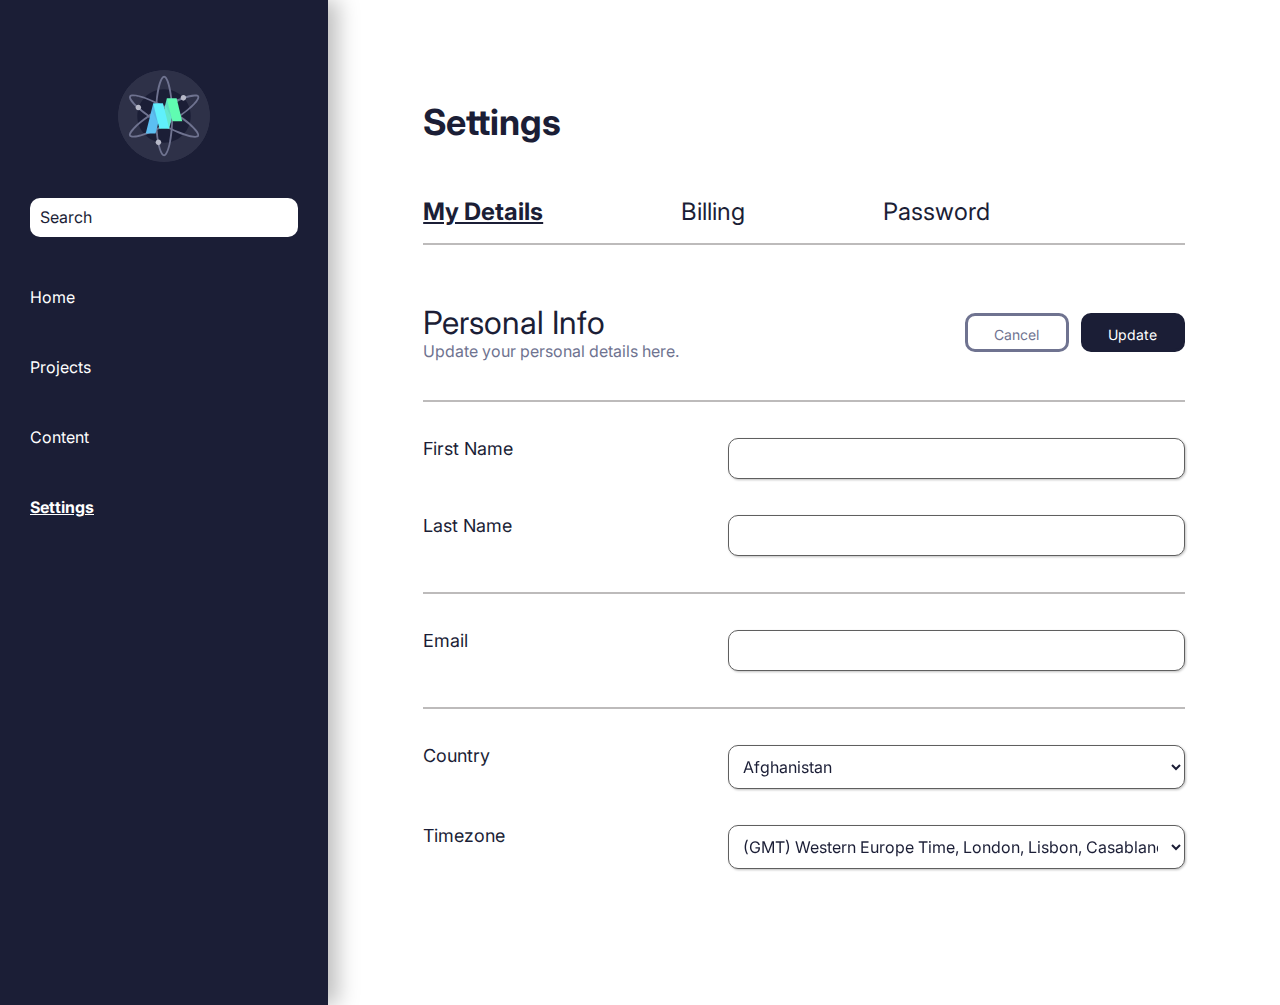
<file: index.html>
<!DOCTYPE html>
<html lang="en">
  <head>
    <meta charset="UTF-8" />
    <meta http-equiv="X-UA-Compatible" content="IE=edge" />
    <meta name="viewport" content="width=device-width, initial-scale=1.0" />
    <link rel="preconnect" href="https://fonts.googleapis.com" />
    <link rel="preconnect" href="https://fonts.gstatic.com" crossorigin />
    <link
      href="https://fonts.googleapis.com/css2?family=Inter:wght@400;700&display=swap"
      rel="stylesheet"
    />
    <link rel="stylesheet" href="styles.css" />
    <title>Daily-UI-007</title>
  </head>
  <body>
    <!-- mobile design -->
    <div class="container_mobile">
    <div class="nav_mobile">
      <div class="nav_top_mobile">
        <img src="./images/App Icon.svg" alt="" />
        <img src="./images/hamburger.svg" alt="" />
      </div>
      <h1 class="setting_h1_mobile">Settings</h1>
      <div class="menu_selector_mobile">
        <p class="active">My Details</p>
        <a href="./billing.html"><p>Billing</p></a>
        <a href="./password.html"><p>Password</p></a>
      </div>
    </div>
    <div class="content">
      <div class="section_header">
        <h1>Personal Info</h1>
        <p>Update your personal details here.</p>
      </div>
      <hr class="divider" />
      <div class="form_mobile">
        <p>First Name</p>
        <input
          type="text"
          name="First Name"
          class="input_mobile" 
        />
        <p>Last Name</p>
        <input
          type="text"
          name="Last Name"
          class="input_mobile" 
        />
        <p>Email address</p>
        <input type="text" name="Email" class="input_mobile" />
        <p>Country</p>
        <select id="timezone-offset" name="country" class="input_mobile">
          <option value="Afghanistan">Afghanistan</option>
          <option value="Åland Islands">Åland Islands</option>
          <option value="Albania">Albania</option>
          <option value="Algeria">Algeria</option>
          <option value="American Samoa">American Samoa</option>
          <option value="Andorra">Andorra</option>
          <option value="Angola">Angola</option>
          <option value="Anguilla">Anguilla</option>
          <option value="Antarctica">Antarctica</option>
          <option value="Antigua and Barbuda">Antigua and Barbuda</option>
          <option value="Argentina">Argentina</option>
          <option value="Armenia">Armenia</option>
          <option value="Aruba">Aruba</option>
          <option value="Australia">Australia</option>
          <option value="Austria">Austria</option>
          <option value="Azerbaijan">Azerbaijan</option>
          <option value="Bahamas">Bahamas</option>
          <option value="Bahrain">Bahrain</option>
          <option value="Bangladesh">Bangladesh</option>
          <option value="Barbados">Barbados</option>
          <option value="Belarus">Belarus</option>
          <option value="Belgium">Belgium</option>
          <option value="Belize">Belize</option>
          <option value="Benin">Benin</option>
          <option value="Bermuda">Bermuda</option>
          <option value="Bhutan">Bhutan</option>
          <option value="Bolivia">Bolivia</option>
          <option value="Bosnia and Herzegovina">Bosnia and Herzegovina</option>
          <option value="Botswana">Botswana</option>
          <option value="Bouvet Island">Bouvet Island</option>
          <option value="Brazil">Brazil</option>
          <option value="British Indian Ocean Territory">British Indian Ocean Territory</option>
          <option value="Brunei Darussalam">Brunei Darussalam</option>
          <option value="Bulgaria">Bulgaria</option>
          <option value="Burkina Faso">Burkina Faso</option>
          <option value="Burundi">Burundi</option>
          <option value="Cambodia">Cambodia</option>
          <option value="Cameroon">Cameroon</option>
          <option value="Canada">Canada</option>
          <option value="Cape Verde">Cape Verde</option>
          <option value="Cayman Islands">Cayman Islands</option>
          <option value="Central African Republic">Central African Republic</option>
          <option value="Chad">Chad</option>
          <option value="Chile">Chile</option>
          <option value="China">China</option>
          <option value="Christmas Island">Christmas Island</option>
          <option value="Cocos (Keeling) Islands">Cocos (Keeling) Islands</option>
          <option value="Colombia">Colombia</option>
          <option value="Comoros">Comoros</option>
          <option value="Congo">Congo</option>
          <option value="Congo, The Democratic Republic of The">Congo, The Democratic Republic of The</option>
          <option value="Cook Islands">Cook Islands</option>
          <option value="Costa Rica">Costa Rica</option>
          <option value="Cote D'ivoire">Cote D'ivoire</option>
          <option value="Croatia">Croatia</option>
          <option value="Cuba">Cuba</option>
          <option value="Cyprus">Cyprus</option>
          <option value="Czech Republic">Czech Republic</option>
          <option value="Denmark">Denmark</option>
          <option value="Djibouti">Djibouti</option>
          <option value="Dominica">Dominica</option>
          <option value="Dominican Republic">Dominican Republic</option>
          <option value="Ecuador">Ecuador</option>
          <option value="Egypt">Egypt</option>
          <option value="El Salvador">El Salvador</option>
          <option value="Equatorial Guinea">Equatorial Guinea</option>
          <option value="Eritrea">Eritrea</option>
          <option value="Estonia">Estonia</option>
          <option value="Ethiopia">Ethiopia</option>
          <option value="Falkland Islands (Malvinas)">Falkland Islands (Malvinas)</option>
          <option value="Faroe Islands">Faroe Islands</option>
          <option value="Fiji">Fiji</option>
          <option value="Finland">Finland</option>
          <option value="France">France</option>
          <option value="French Guiana">French Guiana</option>
          <option value="French Polynesia">French Polynesia</option>
          <option value="French Southern Territories">French Southern Territories</option>
          <option value="Gabon">Gabon</option>
          <option value="Gambia">Gambia</option>
          <option value="Georgia">Georgia</option>
          <option value="Germany">Germany</option>
          <option value="Ghana">Ghana</option>
          <option value="Gibraltar">Gibraltar</option>
          <option value="Greece">Greece</option>
          <option value="Greenland">Greenland</option>
          <option value="Grenada">Grenada</option>
          <option value="Guadeloupe">Guadeloupe</option>
          <option value="Guam">Guam</option>
          <option value="Guatemala">Guatemala</option>
          <option value="Guernsey">Guernsey</option>
          <option value="Guinea">Guinea</option>
          <option value="Guinea-bissau">Guinea-bissau</option>
          <option value="Guyana">Guyana</option>
          <option value="Haiti">Haiti</option>
          <option value="Heard Island and Mcdonald Islands">Heard Island and Mcdonald Islands</option>
          <option value="Holy See (Vatican City State)">Holy See (Vatican City State)</option>
          <option value="Honduras">Honduras</option>
          <option value="Hong Kong">Hong Kong</option>
          <option value="Hungary">Hungary</option>
          <option value="Iceland">Iceland</option>
          <option value="India">India</option>
          <option value="Indonesia">Indonesia</option>
          <option value="Iran, Islamic Republic of">Iran, Islamic Republic of</option>
          <option value="Iraq">Iraq</option>
          <option value="Ireland">Ireland</option>
          <option value="Isle of Man">Isle of Man</option>
          <option value="Israel">Israel</option>
          <option value="Italy">Italy</option>
          <option value="Jamaica">Jamaica</option>
          <option value="Japan">Japan</option>
          <option value="Jersey">Jersey</option>
          <option value="Jordan">Jordan</option>
          <option value="Kazakhstan">Kazakhstan</option>
          <option value="Kenya">Kenya</option>
          <option value="Kiribati">Kiribati</option>
          <option value="Korea, Democratic People's Republic of">Korea, Democratic People's Republic of</option>
          <option value="Korea, Republic of">Korea, Republic of</option>
          <option value="Kuwait">Kuwait</option>
          <option value="Kyrgyzstan">Kyrgyzstan</option>
          <option value="Lao People's Democratic Republic">Lao People's Democratic Republic</option>
          <option value="Latvia">Latvia</option>
          <option value="Lebanon">Lebanon</option>
          <option value="Lesotho">Lesotho</option>
          <option value="Liberia">Liberia</option>
          <option value="Libyan Arab Jamahiriya">Libyan Arab Jamahiriya</option>
          <option value="Liechtenstein">Liechtenstein</option>
          <option value="Lithuania">Lithuania</option>
          <option value="Luxembourg">Luxembourg</option>
          <option value="Macao">Macao</option>
          <option value="Macedonia, The Former Yugoslav Republic of">Macedonia, The Former Yugoslav Republic of</option>
          <option value="Madagascar">Madagascar</option>
          <option value="Malawi">Malawi</option>
          <option value="Malaysia">Malaysia</option>
          <option value="Maldives">Maldives</option>
          <option value="Mali">Mali</option>
          <option value="Malta">Malta</option>
          <option value="Marshall Islands">Marshall Islands</option>
          <option value="Martinique">Martinique</option>
          <option value="Mauritania">Mauritania</option>
          <option value="Mauritius">Mauritius</option>
          <option value="Mayotte">Mayotte</option>
          <option value="Mexico">Mexico</option>
          <option value="Micronesia, Federated States of">Micronesia, Federated States of</option>
          <option value="Moldova, Republic of">Moldova, Republic of</option>
          <option value="Monaco">Monaco</option>
          <option value="Mongolia">Mongolia</option>
          <option value="Montenegro">Montenegro</option>
          <option value="Montserrat">Montserrat</option>
          <option value="Morocco">Morocco</option>
          <option value="Mozambique">Mozambique</option>
          <option value="Myanmar">Myanmar</option>
          <option value="Namibia">Namibia</option>
          <option value="Nauru">Nauru</option>
          <option value="Nepal">Nepal</option>
          <option value="Netherlands">Netherlands</option>
          <option value="Netherlands Antilles">Netherlands Antilles</option>
          <option value="New Caledonia">New Caledonia</option>
          <option value="New Zealand">New Zealand</option>
          <option value="Nicaragua">Nicaragua</option>
          <option value="Niger">Niger</option>
          <option value="Nigeria">Nigeria</option>
          <option value="Niue">Niue</option>
          <option value="Norfolk Island">Norfolk Island</option>
          <option value="Northern Mariana Islands">Northern Mariana Islands</option>
          <option value="Norway">Norway</option>
          <option value="Oman">Oman</option>
          <option value="Pakistan">Pakistan</option>
          <option value="Palau">Palau</option>
          <option value="Palestinian Territory, Occupied">Palestinian Territory, Occupied</option>
          <option value="Panama">Panama</option>
          <option value="Papua New Guinea">Papua New Guinea</option>
          <option value="Paraguay">Paraguay</option>
          <option value="Peru">Peru</option>
          <option value="Philippines">Philippines</option>
          <option value="Pitcairn">Pitcairn</option>
          <option value="Poland">Poland</option>
          <option value="Portugal">Portugal</option>
          <option value="Puerto Rico">Puerto Rico</option>
          <option value="Qatar">Qatar</option>
          <option value="Reunion">Reunion</option>
          <option value="Romania">Romania</option>
          <option value="Russian Federation">Russian Federation</option>
          <option value="Rwanda">Rwanda</option>
          <option value="Saint Helena">Saint Helena</option>
          <option value="Saint Kitts and Nevis">Saint Kitts and Nevis</option>
          <option value="Saint Lucia">Saint Lucia</option>
          <option value="Saint Pierre and Miquelon">Saint Pierre and Miquelon</option>
          <option value="Saint Vincent and The Grenadines">Saint Vincent and The Grenadines</option>
          <option value="Samoa">Samoa</option>
          <option value="San Marino">San Marino</option>
          <option value="Sao Tome and Principe">Sao Tome and Principe</option>
          <option value="Saudi Arabia">Saudi Arabia</option>
          <option value="Senegal">Senegal</option>
          <option value="Serbia">Serbia</option>
          <option value="Seychelles">Seychelles</option>
          <option value="Sierra Leone">Sierra Leone</option>
          <option value="Singapore">Singapore</option>
          <option value="Slovakia">Slovakia</option>
          <option value="Slovenia">Slovenia</option>
          <option value="Solomon Islands">Solomon Islands</option>
          <option value="Somalia">Somalia</option>
          <option value="South Africa">South Africa</option>
          <option value="South Georgia and The South Sandwich Islands">South Georgia and The South Sandwich Islands</option>
          <option value="Spain">Spain</option>
          <option value="Sri Lanka">Sri Lanka</option>
          <option value="Sudan">Sudan</option>
          <option value="Suriname">Suriname</option>
          <option value="Svalbard and Jan Mayen">Svalbard and Jan Mayen</option>
          <option value="Swaziland">Swaziland</option>
          <option value="Sweden">Sweden</option>
          <option value="Switzerland">Switzerland</option>
          <option value="Syrian Arab Republic">Syrian Arab Republic</option>
          <option value="Taiwan">Taiwan</option>
          <option value="Tajikistan">Tajikistan</option>
          <option value="Tanzania, United Republic of">Tanzania, United Republic of</option>
          <option value="Thailand">Thailand</option>
          <option value="Timor-leste">Timor-leste</option>
          <option value="Togo">Togo</option>
          <option value="Tokelau">Tokelau</option>
          <option value="Tonga">Tonga</option>
          <option value="Trinidad and Tobago">Trinidad and Tobago</option>
          <option value="Tunisia">Tunisia</option>
          <option value="Turkey">Turkey</option>
          <option value="Turkmenistan">Turkmenistan</option>
          <option value="Turks and Caicos Islands">Turks and Caicos Islands</option>
          <option value="Tuvalu">Tuvalu</option>
          <option value="Uganda">Uganda</option>
          <option value="Ukraine">Ukraine</option>
          <option value="United Arab Emirates">United Arab Emirates</option>
          <option value="United Kingdom">United Kingdom</option>
          <option value="United States">United States</option>
          <option value="United States Minor Outlying Islands">United States Minor Outlying Islands</option>
          <option value="Uruguay">Uruguay</option>
          <option value="Uzbekistan">Uzbekistan</option>
          <option value="Vanuatu">Vanuatu</option>
          <option value="Venezuela">Venezuela</option>
          <option value="Viet Nam">Viet Nam</option>
          <option value="Virgin Islands, British">Virgin Islands, British</option>
          <option value="Virgin Islands, U.S.">Virgin Islands, U.S.</option>
          <option value="Wallis and Futuna">Wallis and Futuna</option>
          <option value="Western Sahara">Western Sahara</option>
          <option value="Yemen">Yemen</option>
          <option value="Zambia">Zambia</option>
          <option value="Zimbabwe">Zimbabwe</option>
      </select>
        <p>Timezone</p>
        <select name="timezone_offset"  class="input_mobile" id="timezone-offset">
          <option value="-12:00">(GMT -12:00) Eniwetok, Kwajalein</option>
          <option value="-11:00">(GMT -11:00) Midway Island, Samoa</option>
          <option value="-10:00">(GMT -10:00) Hawaii</option>
          <option value="-09:50">(GMT -9:30) Taiohae</option>
          <option value="-09:00">(GMT -9:00) Alaska</option>
          <option value="-08:00">(GMT -8:00) Pacific Time (US &amp; Canada)</option>
          <option value="-07:00">(GMT -7:00) Mountain Time (US &amp; Canada)</option>
          <option value="-06:00">(GMT -6:00) Central Time (US &amp; Canada), Mexico City</option>
          <option value="-05:00">(GMT -5:00) Eastern Time (US &amp; Canada), Bogota, Lima</option>
          <option value="-04:50">(GMT -4:30) Caracas</option>
          <option value="-04:00">(GMT -4:00) Atlantic Time (Canada), Caracas, La Paz</option>
          <option value="-03:50">(GMT -3:30) Newfoundland</option>
          <option value="-03:00">(GMT -3:00) Brazil, Buenos Aires, Georgetown</option>
          <option value="-02:00">(GMT -2:00) Mid-Atlantic</option>
          <option value="-01:00">(GMT -1:00) Azores, Cape Verde Islands</option>
          <option value="+00:00" selected="selected">(GMT) Western Europe Time, London, Lisbon, Casablanca</option>
          <option value="+01:00">(GMT +1:00) Brussels, Copenhagen, Madrid, Paris</option>
          <option value="+02:00">(GMT +2:00) Kaliningrad, South Africa</option>
          <option value="+03:00">(GMT +3:00) Baghdad, Riyadh, Moscow, St. Petersburg</option>
          <option value="+03:50">(GMT +3:30) Tehran</option>
          <option value="+04:00">(GMT +4:00) Abu Dhabi, Muscat, Baku, Tbilisi</option>
          <option value="+04:50">(GMT +4:30) Kabul</option>
          <option value="+05:00">(GMT +5:00) Ekaterinburg, Islamabad, Karachi, Tashkent</option>
          <option value="+05:50">(GMT +5:30) Bombay, Calcutta, Madras, New Delhi</option>
          <option value="+05:75">(GMT +5:45) Kathmandu, Pokhara</option>
          <option value="+06:00">(GMT +6:00) Almaty, Dhaka, Colombo</option>
          <option value="+06:50">(GMT +6:30) Yangon, Mandalay</option>
          <option value="+07:00">(GMT +7:00) Bangkok, Hanoi, Jakarta</option>
          <option value="+08:00">(GMT +8:00) Beijing, Perth, Singapore, Hong Kong</option>
          <option value="+08:75">(GMT +8:45) Eucla</option>
          <option value="+09:00">(GMT +9:00) Tokyo, Seoul, Osaka, Sapporo, Yakutsk</option>
          <option value="+09:50">(GMT +9:30) Adelaide, Darwin</option>
          <option value="+10:00">(GMT +10:00) Eastern Australia, Guam, Vladivostok</option>
          <option value="+10:50">(GMT +10:30) Lord Howe Island</option>
          <option value="+11:00">(GMT +11:00) Magadan, Solomon Islands, New Caledonia</option>
          <option value="+11:50">(GMT +11:30) Norfolk Island</option>
          <option value="+12:00">(GMT +12:00) Auckland, Wellington, Fiji, Kamchatka</option>
          <option value="+12:75">(GMT +12:45) Chatham Islands</option>
          <option value="+13:00">(GMT +13:00) Apia, Nukualofa</option>
          <option value="+14:00">(GMT +14:00) Line Islands, Tokelau</option>
        </select>
      </div>
      <button class="button_update_mobile">Update</button>
      <button class="button_cancel_mobile">Cancel</button>
    </div>
    </div>

    <!-- desktop design -->
    <div class="main_body">
      <div class="left_body">
        <img src="./images/App Icon.svg" class="icon_desktop" />
        <div></div>
        <input type="text" placeholder="Search" class="search" />
        <div class="nav_desktop">
          <p>Home</p>
          <p>Projects</p>
          <p>Content</p>
          <p class="active">Settings</p>
        </div>
      </div>
      <div class="right_body">
        <div class="content_desktop_centered">
          <h1 class="setting_h1_desktop">Settings</h1>
          <div class="menu_selector_desktop">
            <p class="active">My Details</p>
            <a href="./billing.html"><p>Billing</p></a>
            <a href="./password.html"><p>Password</p></a>
          </div>
          <hr class="divider" />
          <div class="header_section">
            <div class="left">
              <h1>Personal Info</h1>
              <p>Update your personal details here.</p>
            </div>
            <div class="right">
              <button class="button_update_mobile">Update</button>
              <button class="button_cancel_mobile">Cancel</button>
            </div>
          </div>
          <hr class="divider" />
          <div class="inputs">
            <div class="inputs_left">
              <p>First Name</p>
            </div>
            <div class="inputs_right">
              <input
                type="text"
                name="First Name"
                class="input_mobile"
              />
            </div>
          </div>
          <div class="inputs">
            <div class="inputs_left">
              <p>Last Name</p>
            </div>
            <div class="inputs_right">
              <input
                type="text"
                name="Last Name"
                class="input_mobile"
              />
            </div>
          </div>
          <hr class="divider" />
          <div class="inputs">
            <div class="inputs_left">
              <p>Email</p>
            </div>
            <div class="inputs_right">
                <input type="text" name="Email" class="input_mobile" />
            </div>
        </div>
        <hr class="divider" />
        <div class="inputs">
            <div class="inputs_left">
              <p>Country</p>
            </div>
            <div class="inputs_right">
              <select id="timezone-offset" name="country" class="input_mobile">
                <option value="Afghanistan">Afghanistan</option>
                <option value="Åland Islands">Åland Islands</option>
                <option value="Albania">Albania</option>
                <option value="Algeria">Algeria</option>
                <option value="American Samoa">American Samoa</option>
                <option value="Andorra">Andorra</option>
                <option value="Angola">Angola</option>
                <option value="Anguilla">Anguilla</option>
                <option value="Antarctica">Antarctica</option>
                <option value="Antigua and Barbuda">Antigua and Barbuda</option>
                <option value="Argentina">Argentina</option>
                <option value="Armenia">Armenia</option>
                <option value="Aruba">Aruba</option>
                <option value="Australia">Australia</option>
                <option value="Austria">Austria</option>
                <option value="Azerbaijan">Azerbaijan</option>
                <option value="Bahamas">Bahamas</option>
                <option value="Bahrain">Bahrain</option>
                <option value="Bangladesh">Bangladesh</option>
                <option value="Barbados">Barbados</option>
                <option value="Belarus">Belarus</option>
                <option value="Belgium">Belgium</option>
                <option value="Belize">Belize</option>
                <option value="Benin">Benin</option>
                <option value="Bermuda">Bermuda</option>
                <option value="Bhutan">Bhutan</option>
                <option value="Bolivia">Bolivia</option>
                <option value="Bosnia and Herzegovina">Bosnia and Herzegovina</option>
                <option value="Botswana">Botswana</option>
                <option value="Bouvet Island">Bouvet Island</option>
                <option value="Brazil">Brazil</option>
                <option value="British Indian Ocean Territory">British Indian Ocean Territory</option>
                <option value="Brunei Darussalam">Brunei Darussalam</option>
                <option value="Bulgaria">Bulgaria</option>
                <option value="Burkina Faso">Burkina Faso</option>
                <option value="Burundi">Burundi</option>
                <option value="Cambodia">Cambodia</option>
                <option value="Cameroon">Cameroon</option>
                <option value="Canada">Canada</option>
                <option value="Cape Verde">Cape Verde</option>
                <option value="Cayman Islands">Cayman Islands</option>
                <option value="Central African Republic">Central African Republic</option>
                <option value="Chad">Chad</option>
                <option value="Chile">Chile</option>
                <option value="China">China</option>
                <option value="Christmas Island">Christmas Island</option>
                <option value="Cocos (Keeling) Islands">Cocos (Keeling) Islands</option>
                <option value="Colombia">Colombia</option>
                <option value="Comoros">Comoros</option>
                <option value="Congo">Congo</option>
                <option value="Congo, The Democratic Republic of The">Congo, The Democratic Republic of The</option>
                <option value="Cook Islands">Cook Islands</option>
                <option value="Costa Rica">Costa Rica</option>
                <option value="Cote D'ivoire">Cote D'ivoire</option>
                <option value="Croatia">Croatia</option>
                <option value="Cuba">Cuba</option>
                <option value="Cyprus">Cyprus</option>
                <option value="Czech Republic">Czech Republic</option>
                <option value="Denmark">Denmark</option>
                <option value="Djibouti">Djibouti</option>
                <option value="Dominica">Dominica</option>
                <option value="Dominican Republic">Dominican Republic</option>
                <option value="Ecuador">Ecuador</option>
                <option value="Egypt">Egypt</option>
                <option value="El Salvador">El Salvador</option>
                <option value="Equatorial Guinea">Equatorial Guinea</option>
                <option value="Eritrea">Eritrea</option>
                <option value="Estonia">Estonia</option>
                <option value="Ethiopia">Ethiopia</option>
                <option value="Falkland Islands (Malvinas)">Falkland Islands (Malvinas)</option>
                <option value="Faroe Islands">Faroe Islands</option>
                <option value="Fiji">Fiji</option>
                <option value="Finland">Finland</option>
                <option value="France">France</option>
                <option value="French Guiana">French Guiana</option>
                <option value="French Polynesia">French Polynesia</option>
                <option value="French Southern Territories">French Southern Territories</option>
                <option value="Gabon">Gabon</option>
                <option value="Gambia">Gambia</option>
                <option value="Georgia">Georgia</option>
                <option value="Germany">Germany</option>
                <option value="Ghana">Ghana</option>
                <option value="Gibraltar">Gibraltar</option>
                <option value="Greece">Greece</option>
                <option value="Greenland">Greenland</option>
                <option value="Grenada">Grenada</option>
                <option value="Guadeloupe">Guadeloupe</option>
                <option value="Guam">Guam</option>
                <option value="Guatemala">Guatemala</option>
                <option value="Guernsey">Guernsey</option>
                <option value="Guinea">Guinea</option>
                <option value="Guinea-bissau">Guinea-bissau</option>
                <option value="Guyana">Guyana</option>
                <option value="Haiti">Haiti</option>
                <option value="Heard Island and Mcdonald Islands">Heard Island and Mcdonald Islands</option>
                <option value="Holy See (Vatican City State)">Holy See (Vatican City State)</option>
                <option value="Honduras">Honduras</option>
                <option value="Hong Kong">Hong Kong</option>
                <option value="Hungary">Hungary</option>
                <option value="Iceland">Iceland</option>
                <option value="India">India</option>
                <option value="Indonesia">Indonesia</option>
                <option value="Iran, Islamic Republic of">Iran, Islamic Republic of</option>
                <option value="Iraq">Iraq</option>
                <option value="Ireland">Ireland</option>
                <option value="Isle of Man">Isle of Man</option>
                <option value="Israel">Israel</option>
                <option value="Italy">Italy</option>
                <option value="Jamaica">Jamaica</option>
                <option value="Japan">Japan</option>
                <option value="Jersey">Jersey</option>
                <option value="Jordan">Jordan</option>
                <option value="Kazakhstan">Kazakhstan</option>
                <option value="Kenya">Kenya</option>
                <option value="Kiribati">Kiribati</option>
                <option value="Korea, Democratic People's Republic of">Korea, Democratic People's Republic of</option>
                <option value="Korea, Republic of">Korea, Republic of</option>
                <option value="Kuwait">Kuwait</option>
                <option value="Kyrgyzstan">Kyrgyzstan</option>
                <option value="Lao People's Democratic Republic">Lao People's Democratic Republic</option>
                <option value="Latvia">Latvia</option>
                <option value="Lebanon">Lebanon</option>
                <option value="Lesotho">Lesotho</option>
                <option value="Liberia">Liberia</option>
                <option value="Libyan Arab Jamahiriya">Libyan Arab Jamahiriya</option>
                <option value="Liechtenstein">Liechtenstein</option>
                <option value="Lithuania">Lithuania</option>
                <option value="Luxembourg">Luxembourg</option>
                <option value="Macao">Macao</option>
                <option value="Macedonia, The Former Yugoslav Republic of">Macedonia, The Former Yugoslav Republic of</option>
                <option value="Madagascar">Madagascar</option>
                <option value="Malawi">Malawi</option>
                <option value="Malaysia">Malaysia</option>
                <option value="Maldives">Maldives</option>
                <option value="Mali">Mali</option>
                <option value="Malta">Malta</option>
                <option value="Marshall Islands">Marshall Islands</option>
                <option value="Martinique">Martinique</option>
                <option value="Mauritania">Mauritania</option>
                <option value="Mauritius">Mauritius</option>
                <option value="Mayotte">Mayotte</option>
                <option value="Mexico">Mexico</option>
                <option value="Micronesia, Federated States of">Micronesia, Federated States of</option>
                <option value="Moldova, Republic of">Moldova, Republic of</option>
                <option value="Monaco">Monaco</option>
                <option value="Mongolia">Mongolia</option>
                <option value="Montenegro">Montenegro</option>
                <option value="Montserrat">Montserrat</option>
                <option value="Morocco">Morocco</option>
                <option value="Mozambique">Mozambique</option>
                <option value="Myanmar">Myanmar</option>
                <option value="Namibia">Namibia</option>
                <option value="Nauru">Nauru</option>
                <option value="Nepal">Nepal</option>
                <option value="Netherlands">Netherlands</option>
                <option value="Netherlands Antilles">Netherlands Antilles</option>
                <option value="New Caledonia">New Caledonia</option>
                <option value="New Zealand">New Zealand</option>
                <option value="Nicaragua">Nicaragua</option>
                <option value="Niger">Niger</option>
                <option value="Nigeria">Nigeria</option>
                <option value="Niue">Niue</option>
                <option value="Norfolk Island">Norfolk Island</option>
                <option value="Northern Mariana Islands">Northern Mariana Islands</option>
                <option value="Norway">Norway</option>
                <option value="Oman">Oman</option>
                <option value="Pakistan">Pakistan</option>
                <option value="Palau">Palau</option>
                <option value="Palestinian Territory, Occupied">Palestinian Territory, Occupied</option>
                <option value="Panama">Panama</option>
                <option value="Papua New Guinea">Papua New Guinea</option>
                <option value="Paraguay">Paraguay</option>
                <option value="Peru">Peru</option>
                <option value="Philippines">Philippines</option>
                <option value="Pitcairn">Pitcairn</option>
                <option value="Poland">Poland</option>
                <option value="Portugal">Portugal</option>
                <option value="Puerto Rico">Puerto Rico</option>
                <option value="Qatar">Qatar</option>
                <option value="Reunion">Reunion</option>
                <option value="Romania">Romania</option>
                <option value="Russian Federation">Russian Federation</option>
                <option value="Rwanda">Rwanda</option>
                <option value="Saint Helena">Saint Helena</option>
                <option value="Saint Kitts and Nevis">Saint Kitts and Nevis</option>
                <option value="Saint Lucia">Saint Lucia</option>
                <option value="Saint Pierre and Miquelon">Saint Pierre and Miquelon</option>
                <option value="Saint Vincent and The Grenadines">Saint Vincent and The Grenadines</option>
                <option value="Samoa">Samoa</option>
                <option value="San Marino">San Marino</option>
                <option value="Sao Tome and Principe">Sao Tome and Principe</option>
                <option value="Saudi Arabia">Saudi Arabia</option>
                <option value="Senegal">Senegal</option>
                <option value="Serbia">Serbia</option>
                <option value="Seychelles">Seychelles</option>
                <option value="Sierra Leone">Sierra Leone</option>
                <option value="Singapore">Singapore</option>
                <option value="Slovakia">Slovakia</option>
                <option value="Slovenia">Slovenia</option>
                <option value="Solomon Islands">Solomon Islands</option>
                <option value="Somalia">Somalia</option>
                <option value="South Africa">South Africa</option>
                <option value="South Georgia and The South Sandwich Islands">South Georgia and The South Sandwich Islands</option>
                <option value="Spain">Spain</option>
                <option value="Sri Lanka">Sri Lanka</option>
                <option value="Sudan">Sudan</option>
                <option value="Suriname">Suriname</option>
                <option value="Svalbard and Jan Mayen">Svalbard and Jan Mayen</option>
                <option value="Swaziland">Swaziland</option>
                <option value="Sweden">Sweden</option>
                <option value="Switzerland">Switzerland</option>
                <option value="Syrian Arab Republic">Syrian Arab Republic</option>
                <option value="Taiwan">Taiwan</option>
                <option value="Tajikistan">Tajikistan</option>
                <option value="Tanzania, United Republic of">Tanzania, United Republic of</option>
                <option value="Thailand">Thailand</option>
                <option value="Timor-leste">Timor-leste</option>
                <option value="Togo">Togo</option>
                <option value="Tokelau">Tokelau</option>
                <option value="Tonga">Tonga</option>
                <option value="Trinidad and Tobago">Trinidad and Tobago</option>
                <option value="Tunisia">Tunisia</option>
                <option value="Turkey">Turkey</option>
                <option value="Turkmenistan">Turkmenistan</option>
                <option value="Turks and Caicos Islands">Turks and Caicos Islands</option>
                <option value="Tuvalu">Tuvalu</option>
                <option value="Uganda">Uganda</option>
                <option value="Ukraine">Ukraine</option>
                <option value="United Arab Emirates">United Arab Emirates</option>
                <option value="United Kingdom">United Kingdom</option>
                <option value="United States">United States</option>
                <option value="United States Minor Outlying Islands">United States Minor Outlying Islands</option>
                <option value="Uruguay">Uruguay</option>
                <option value="Uzbekistan">Uzbekistan</option>
                <option value="Vanuatu">Vanuatu</option>
                <option value="Venezuela">Venezuela</option>
                <option value="Viet Nam">Viet Nam</option>
                <option value="Virgin Islands, British">Virgin Islands, British</option>
                <option value="Virgin Islands, U.S.">Virgin Islands, U.S.</option>
                <option value="Wallis and Futuna">Wallis and Futuna</option>
                <option value="Western Sahara">Western Sahara</option>
                <option value="Yemen">Yemen</option>
                <option value="Zambia">Zambia</option>
                <option value="Zimbabwe">Zimbabwe</option>
            </select>
                
            </div>
        </div>
        <div class="inputs">
            <div class="inputs_left">
              <p>Timezone</p>
            </div>
            <div class="inputs_right">
                <select name="timezone_offset"  class="input_mobile" id="timezone-offset">
                  <option value="-12:00">(GMT -12:00) Eniwetok, Kwajalein</option>
                  <option value="-11:00">(GMT -11:00) Midway Island, Samoa</option>
                  <option value="-10:00">(GMT -10:00) Hawaii</option>
                  <option value="-09:50">(GMT -9:30) Taiohae</option>
                  <option value="-09:00">(GMT -9:00) Alaska</option>
                  <option value="-08:00">(GMT -8:00) Pacific Time (US &amp; Canada)</option>
                  <option value="-07:00">(GMT -7:00) Mountain Time (US &amp; Canada)</option>
                  <option value="-06:00">(GMT -6:00) Central Time (US &amp; Canada), Mexico City</option>
                  <option value="-05:00">(GMT -5:00) Eastern Time (US &amp; Canada), Bogota, Lima</option>
                  <option value="-04:50">(GMT -4:30) Caracas</option>
                  <option value="-04:00">(GMT -4:00) Atlantic Time (Canada), Caracas, La Paz</option>
                  <option value="-03:50">(GMT -3:30) Newfoundland</option>
                  <option value="-03:00">(GMT -3:00) Brazil, Buenos Aires, Georgetown</option>
                  <option value="-02:00">(GMT -2:00) Mid-Atlantic</option>
                  <option value="-01:00">(GMT -1:00) Azores, Cape Verde Islands</option>
                  <option value="+00:00" selected="selected">(GMT) Western Europe Time, London, Lisbon, Casablanca</option>
                  <option value="+01:00">(GMT +1:00) Brussels, Copenhagen, Madrid, Paris</option>
                  <option value="+02:00">(GMT +2:00) Kaliningrad, South Africa</option>
                  <option value="+03:00">(GMT +3:00) Baghdad, Riyadh, Moscow, St. Petersburg</option>
                  <option value="+03:50">(GMT +3:30) Tehran</option>
                  <option value="+04:00">(GMT +4:00) Abu Dhabi, Muscat, Baku, Tbilisi</option>
                  <option value="+04:50">(GMT +4:30) Kabul</option>
                  <option value="+05:00">(GMT +5:00) Ekaterinburg, Islamabad, Karachi, Tashkent</option>
                  <option value="+05:50">(GMT +5:30) Bombay, Calcutta, Madras, New Delhi</option>
                  <option value="+05:75">(GMT +5:45) Kathmandu, Pokhara</option>
                  <option value="+06:00">(GMT +6:00) Almaty, Dhaka, Colombo</option>
                  <option value="+06:50">(GMT +6:30) Yangon, Mandalay</option>
                  <option value="+07:00">(GMT +7:00) Bangkok, Hanoi, Jakarta</option>
                  <option value="+08:00">(GMT +8:00) Beijing, Perth, Singapore, Hong Kong</option>
                  <option value="+08:75">(GMT +8:45) Eucla</option>
                  <option value="+09:00">(GMT +9:00) Tokyo, Seoul, Osaka, Sapporo, Yakutsk</option>
                  <option value="+09:50">(GMT +9:30) Adelaide, Darwin</option>
                  <option value="+10:00">(GMT +10:00) Eastern Australia, Guam, Vladivostok</option>
                  <option value="+10:50">(GMT +10:30) Lord Howe Island</option>
                  <option value="+11:00">(GMT +11:00) Magadan, Solomon Islands, New Caledonia</option>
                  <option value="+11:50">(GMT +11:30) Norfolk Island</option>
                  <option value="+12:00">(GMT +12:00) Auckland, Wellington, Fiji, Kamchatka</option>
                  <option value="+12:75">(GMT +12:45) Chatham Islands</option>
                  <option value="+13:00">(GMT +13:00) Apia, Nukualofa</option>
                  <option value="+14:00">(GMT +14:00) Line Islands, Tokelau</option>
                </select>
            </div>
        </div>
      </div>
    </div>
  </body>
</html>
</file>
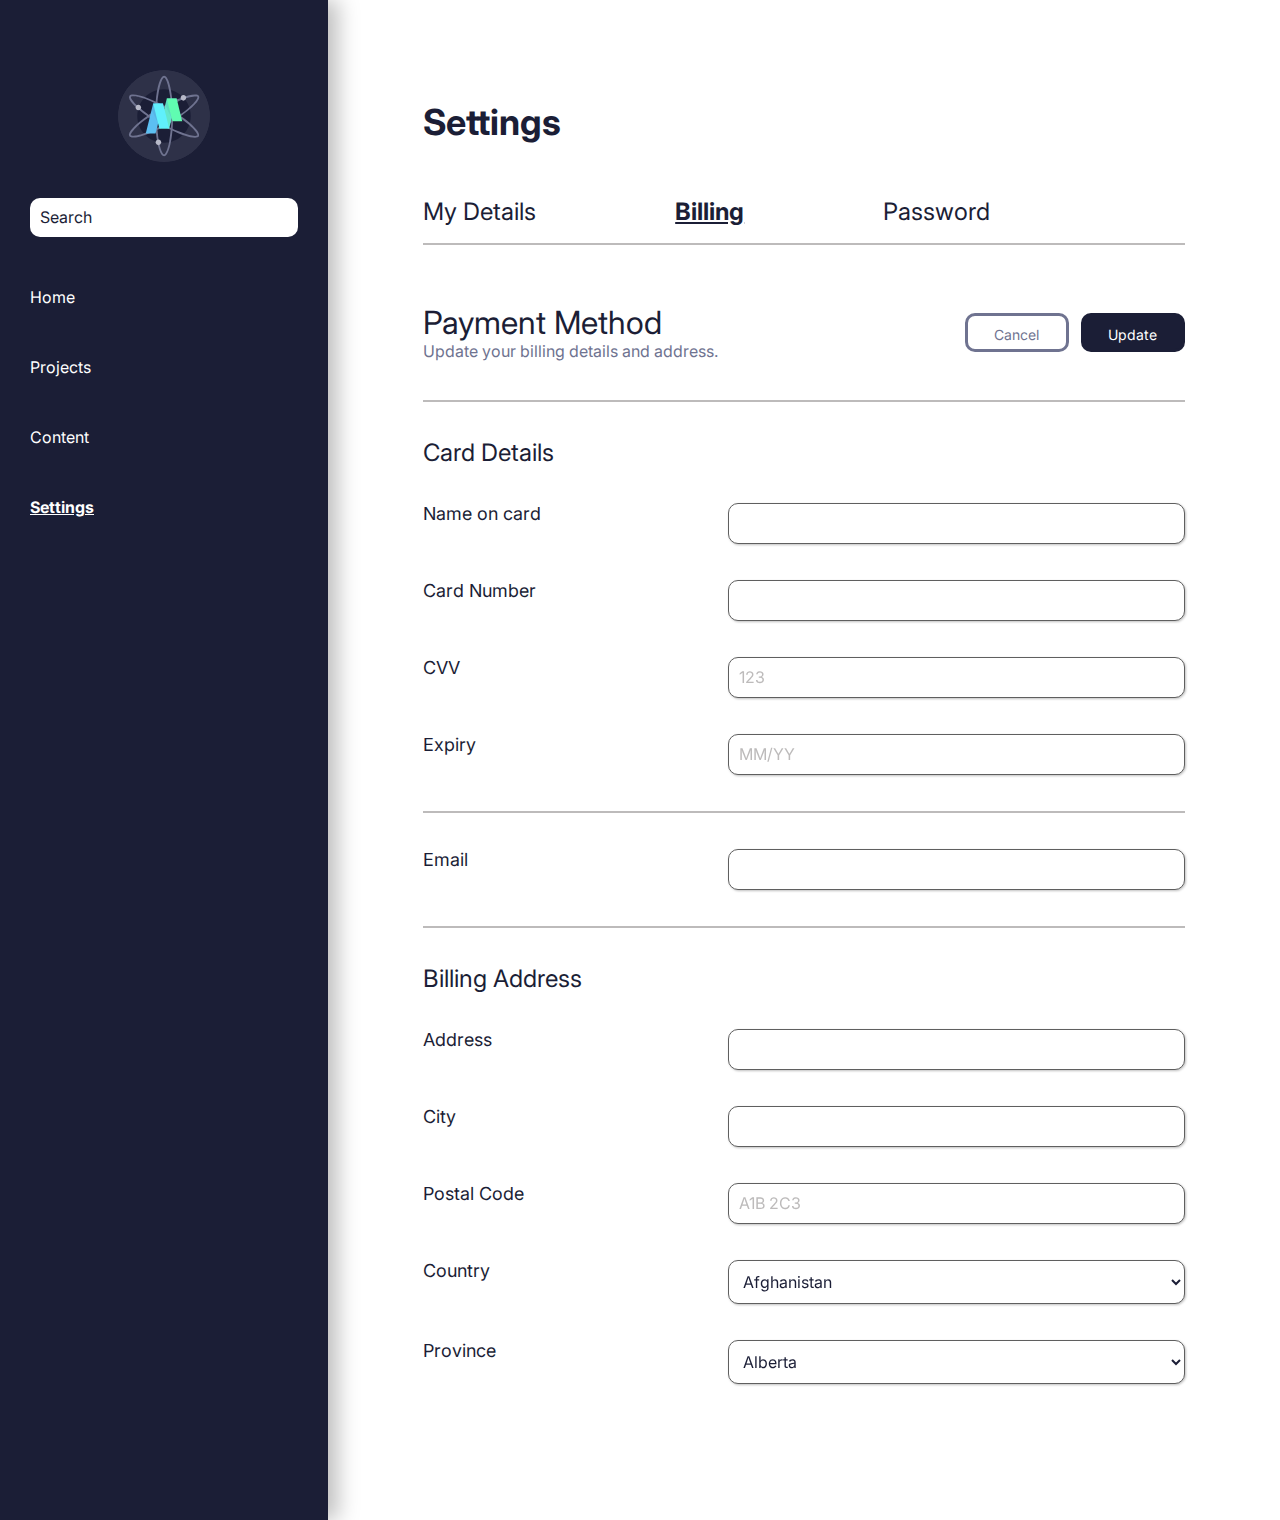
<file: billing.html>
<!DOCTYPE html>
<html lang="en">
  <head>
    <meta charset="UTF-8" />
    <meta http-equiv="X-UA-Compatible" content="IE=edge" />
    <meta name="viewport" content="width=device-width, initial-scale=1.0" />
    <link rel="preconnect" href="https://fonts.googleapis.com" />
    <link rel="preconnect" href="https://fonts.gstatic.com" crossorigin />
    <link
      href="https://fonts.googleapis.com/css2?family=Inter:wght@400;700&display=swap"
      rel="stylesheet"
    />
    <link rel="stylesheet" href="styles.css" />
    <title>Daily-UI-007</title>
  </head>
  <body>
    <!-- mobile design -->
    <div class="container_mobile">
    <div class="nav_mobile">
      <div class="nav_top_mobile">
        <img src="./images/App Icon.svg" alt="" />
        <img src="./images/hamburger.svg" alt="" />
      </div>
      <h1 class="setting_h1_mobile">Settings</h1>
      <div class="menu_selector_mobile">
        <a href="./index.html"><p> My Details</p></a>
        <p class="active">Billing</p>
        <a href="./password.html"><p>Password</p></a>
      </div>
    </div>
    <div class="content">
      <div class="section_header">
        <h1>Personal Info</h1>
        <p>Update your personal details here.</p>
      </div>
      <hr class="divider" />
      <div class="form_mobile">
        <p>Name on card</p>
        <input type="text" name="Name" class="input_mobile"/>
        <p>Card number</p>
        <input type="text" name="number" class="input_mobile" />
        <div class="two_inputs">
            <div class="left_two_inputs">
                <p>CVV</p>
                <input type="text" name="Country" class="input_mobile" />
            </div>
            <div class="right_two_inputs">
                <p>Expiry</p>
                <input type="text" name="Time Zone" class="input_mobile" />
            </div>
        </div>
        <hr class="divider" />
        <p>Email</p>
        <input type="text" name="Email" class="input_mobile email"/>
        <hr class="divider" />
        <p>Billing address</p>
        <p>Address</p>
        <input type="text" name="Address" class="input_mobile"/>
        <p>City</p>
        <input type="text" name="City" class="input_mobile" />
        <p>Postal Code</p>
        <input type="text" name="number" class="input_mobile" placeholder="A1B 2C3"/>
        <p>Country </p>
        <select id="timezone-offset" name="country" class="input_mobile">
          <option value="Afghanistan">Afghanistan</option>
          <option value="Åland Islands">Åland Islands</option>
          <option value="Albania">Albania</option>
          <option value="Algeria">Algeria</option>
          <option value="American Samoa">American Samoa</option>
          <option value="Andorra">Andorra</option>
          <option value="Angola">Angola</option>
          <option value="Anguilla">Anguilla</option>
          <option value="Antarctica">Antarctica</option>
          <option value="Antigua and Barbuda">Antigua and Barbuda</option>
          <option value="Argentina">Argentina</option>
          <option value="Armenia">Armenia</option>
          <option value="Aruba">Aruba</option>
          <option value="Australia">Australia</option>
          <option value="Austria">Austria</option>
          <option value="Azerbaijan">Azerbaijan</option>
          <option value="Bahamas">Bahamas</option>
          <option value="Bahrain">Bahrain</option>
          <option value="Bangladesh">Bangladesh</option>
          <option value="Barbados">Barbados</option>
          <option value="Belarus">Belarus</option>
          <option value="Belgium">Belgium</option>
          <option value="Belize">Belize</option>
          <option value="Benin">Benin</option>
          <option value="Bermuda">Bermuda</option>
          <option value="Bhutan">Bhutan</option>
          <option value="Bolivia">Bolivia</option>
          <option value="Bosnia and Herzegovina">Bosnia and Herzegovina</option>
          <option value="Botswana">Botswana</option>
          <option value="Bouvet Island">Bouvet Island</option>
          <option value="Brazil">Brazil</option>
          <option value="British Indian Ocean Territory">British Indian Ocean Territory</option>
          <option value="Brunei Darussalam">Brunei Darussalam</option>
          <option value="Bulgaria">Bulgaria</option>
          <option value="Burkina Faso">Burkina Faso</option>
          <option value="Burundi">Burundi</option>
          <option value="Cambodia">Cambodia</option>
          <option value="Cameroon">Cameroon</option>
          <option value="Canada">Canada</option>
          <option value="Cape Verde">Cape Verde</option>
          <option value="Cayman Islands">Cayman Islands</option>
          <option value="Central African Republic">Central African Republic</option>
          <option value="Chad">Chad</option>
          <option value="Chile">Chile</option>
          <option value="China">China</option>
          <option value="Christmas Island">Christmas Island</option>
          <option value="Cocos (Keeling) Islands">Cocos (Keeling) Islands</option>
          <option value="Colombia">Colombia</option>
          <option value="Comoros">Comoros</option>
          <option value="Congo">Congo</option>
          <option value="Congo, The Democratic Republic of The">Congo, The Democratic Republic of The</option>
          <option value="Cook Islands">Cook Islands</option>
          <option value="Costa Rica">Costa Rica</option>
          <option value="Cote D'ivoire">Cote D'ivoire</option>
          <option value="Croatia">Croatia</option>
          <option value="Cuba">Cuba</option>
          <option value="Cyprus">Cyprus</option>
          <option value="Czech Republic">Czech Republic</option>
          <option value="Denmark">Denmark</option>
          <option value="Djibouti">Djibouti</option>
          <option value="Dominica">Dominica</option>
          <option value="Dominican Republic">Dominican Republic</option>
          <option value="Ecuador">Ecuador</option>
          <option value="Egypt">Egypt</option>
          <option value="El Salvador">El Salvador</option>
          <option value="Equatorial Guinea">Equatorial Guinea</option>
          <option value="Eritrea">Eritrea</option>
          <option value="Estonia">Estonia</option>
          <option value="Ethiopia">Ethiopia</option>
          <option value="Falkland Islands (Malvinas)">Falkland Islands (Malvinas)</option>
          <option value="Faroe Islands">Faroe Islands</option>
          <option value="Fiji">Fiji</option>
          <option value="Finland">Finland</option>
          <option value="France">France</option>
          <option value="French Guiana">French Guiana</option>
          <option value="French Polynesia">French Polynesia</option>
          <option value="French Southern Territories">French Southern Territories</option>
          <option value="Gabon">Gabon</option>
          <option value="Gambia">Gambia</option>
          <option value="Georgia">Georgia</option>
          <option value="Germany">Germany</option>
          <option value="Ghana">Ghana</option>
          <option value="Gibraltar">Gibraltar</option>
          <option value="Greece">Greece</option>
          <option value="Greenland">Greenland</option>
          <option value="Grenada">Grenada</option>
          <option value="Guadeloupe">Guadeloupe</option>
          <option value="Guam">Guam</option>
          <option value="Guatemala">Guatemala</option>
          <option value="Guernsey">Guernsey</option>
          <option value="Guinea">Guinea</option>
          <option value="Guinea-bissau">Guinea-bissau</option>
          <option value="Guyana">Guyana</option>
          <option value="Haiti">Haiti</option>
          <option value="Heard Island and Mcdonald Islands">Heard Island and Mcdonald Islands</option>
          <option value="Holy See (Vatican City State)">Holy See (Vatican City State)</option>
          <option value="Honduras">Honduras</option>
          <option value="Hong Kong">Hong Kong</option>
          <option value="Hungary">Hungary</option>
          <option value="Iceland">Iceland</option>
          <option value="India">India</option>
          <option value="Indonesia">Indonesia</option>
          <option value="Iran, Islamic Republic of">Iran, Islamic Republic of</option>
          <option value="Iraq">Iraq</option>
          <option value="Ireland">Ireland</option>
          <option value="Isle of Man">Isle of Man</option>
          <option value="Israel">Israel</option>
          <option value="Italy">Italy</option>
          <option value="Jamaica">Jamaica</option>
          <option value="Japan">Japan</option>
          <option value="Jersey">Jersey</option>
          <option value="Jordan">Jordan</option>
          <option value="Kazakhstan">Kazakhstan</option>
          <option value="Kenya">Kenya</option>
          <option value="Kiribati">Kiribati</option>
          <option value="Korea, Democratic People's Republic of">Korea, Democratic People's Republic of</option>
          <option value="Korea, Republic of">Korea, Republic of</option>
          <option value="Kuwait">Kuwait</option>
          <option value="Kyrgyzstan">Kyrgyzstan</option>
          <option value="Lao People's Democratic Republic">Lao People's Democratic Republic</option>
          <option value="Latvia">Latvia</option>
          <option value="Lebanon">Lebanon</option>
          <option value="Lesotho">Lesotho</option>
          <option value="Liberia">Liberia</option>
          <option value="Libyan Arab Jamahiriya">Libyan Arab Jamahiriya</option>
          <option value="Liechtenstein">Liechtenstein</option>
          <option value="Lithuania">Lithuania</option>
          <option value="Luxembourg">Luxembourg</option>
          <option value="Macao">Macao</option>
          <option value="Macedonia, The Former Yugoslav Republic of">Macedonia, The Former Yugoslav Republic of</option>
          <option value="Madagascar">Madagascar</option>
          <option value="Malawi">Malawi</option>
          <option value="Malaysia">Malaysia</option>
          <option value="Maldives">Maldives</option>
          <option value="Mali">Mali</option>
          <option value="Malta">Malta</option>
          <option value="Marshall Islands">Marshall Islands</option>
          <option value="Martinique">Martinique</option>
          <option value="Mauritania">Mauritania</option>
          <option value="Mauritius">Mauritius</option>
          <option value="Mayotte">Mayotte</option>
          <option value="Mexico">Mexico</option>
          <option value="Micronesia, Federated States of">Micronesia, Federated States of</option>
          <option value="Moldova, Republic of">Moldova, Republic of</option>
          <option value="Monaco">Monaco</option>
          <option value="Mongolia">Mongolia</option>
          <option value="Montenegro">Montenegro</option>
          <option value="Montserrat">Montserrat</option>
          <option value="Morocco">Morocco</option>
          <option value="Mozambique">Mozambique</option>
          <option value="Myanmar">Myanmar</option>
          <option value="Namibia">Namibia</option>
          <option value="Nauru">Nauru</option>
          <option value="Nepal">Nepal</option>
          <option value="Netherlands">Netherlands</option>
          <option value="Netherlands Antilles">Netherlands Antilles</option>
          <option value="New Caledonia">New Caledonia</option>
          <option value="New Zealand">New Zealand</option>
          <option value="Nicaragua">Nicaragua</option>
          <option value="Niger">Niger</option>
          <option value="Nigeria">Nigeria</option>
          <option value="Niue">Niue</option>
          <option value="Norfolk Island">Norfolk Island</option>
          <option value="Northern Mariana Islands">Northern Mariana Islands</option>
          <option value="Norway">Norway</option>
          <option value="Oman">Oman</option>
          <option value="Pakistan">Pakistan</option>
          <option value="Palau">Palau</option>
          <option value="Palestinian Territory, Occupied">Palestinian Territory, Occupied</option>
          <option value="Panama">Panama</option>
          <option value="Papua New Guinea">Papua New Guinea</option>
          <option value="Paraguay">Paraguay</option>
          <option value="Peru">Peru</option>
          <option value="Philippines">Philippines</option>
          <option value="Pitcairn">Pitcairn</option>
          <option value="Poland">Poland</option>
          <option value="Portugal">Portugal</option>
          <option value="Puerto Rico">Puerto Rico</option>
          <option value="Qatar">Qatar</option>
          <option value="Reunion">Reunion</option>
          <option value="Romania">Romania</option>
          <option value="Russian Federation">Russian Federation</option>
          <option value="Rwanda">Rwanda</option>
          <option value="Saint Helena">Saint Helena</option>
          <option value="Saint Kitts and Nevis">Saint Kitts and Nevis</option>
          <option value="Saint Lucia">Saint Lucia</option>
          <option value="Saint Pierre and Miquelon">Saint Pierre and Miquelon</option>
          <option value="Saint Vincent and The Grenadines">Saint Vincent and The Grenadines</option>
          <option value="Samoa">Samoa</option>
          <option value="San Marino">San Marino</option>
          <option value="Sao Tome and Principe">Sao Tome and Principe</option>
          <option value="Saudi Arabia">Saudi Arabia</option>
          <option value="Senegal">Senegal</option>
          <option value="Serbia">Serbia</option>
          <option value="Seychelles">Seychelles</option>
          <option value="Sierra Leone">Sierra Leone</option>
          <option value="Singapore">Singapore</option>
          <option value="Slovakia">Slovakia</option>
          <option value="Slovenia">Slovenia</option>
          <option value="Solomon Islands">Solomon Islands</option>
          <option value="Somalia">Somalia</option>
          <option value="South Africa">South Africa</option>
          <option value="South Georgia and The South Sandwich Islands">South Georgia and The South Sandwich Islands</option>
          <option value="Spain">Spain</option>
          <option value="Sri Lanka">Sri Lanka</option>
          <option value="Sudan">Sudan</option>
          <option value="Suriname">Suriname</option>
          <option value="Svalbard and Jan Mayen">Svalbard and Jan Mayen</option>
          <option value="Swaziland">Swaziland</option>
          <option value="Sweden">Sweden</option>
          <option value="Switzerland">Switzerland</option>
          <option value="Syrian Arab Republic">Syrian Arab Republic</option>
          <option value="Taiwan">Taiwan</option>
          <option value="Tajikistan">Tajikistan</option>
          <option value="Tanzania, United Republic of">Tanzania, United Republic of</option>
          <option value="Thailand">Thailand</option>
          <option value="Timor-leste">Timor-leste</option>
          <option value="Togo">Togo</option>
          <option value="Tokelau">Tokelau</option>
          <option value="Tonga">Tonga</option>
          <option value="Trinidad and Tobago">Trinidad and Tobago</option>
          <option value="Tunisia">Tunisia</option>
          <option value="Turkey">Turkey</option>
          <option value="Turkmenistan">Turkmenistan</option>
          <option value="Turks and Caicos Islands">Turks and Caicos Islands</option>
          <option value="Tuvalu">Tuvalu</option>
          <option value="Uganda">Uganda</option>
          <option value="Ukraine">Ukraine</option>
          <option value="United Arab Emirates">United Arab Emirates</option>
          <option value="United Kingdom">United Kingdom</option>
          <option value="United States">United States</option>
          <option value="United States Minor Outlying Islands">United States Minor Outlying Islands</option>
          <option value="Uruguay">Uruguay</option>
          <option value="Uzbekistan">Uzbekistan</option>
          <option value="Vanuatu">Vanuatu</option>
          <option value="Venezuela">Venezuela</option>
          <option value="Viet Nam">Viet Nam</option>
          <option value="Virgin Islands, British">Virgin Islands, British</option>
          <option value="Virgin Islands, U.S.">Virgin Islands, U.S.</option>
          <option value="Wallis and Futuna">Wallis and Futuna</option>
          <option value="Western Sahara">Western Sahara</option>
          <option value="Yemen">Yemen</option>
          <option value="Zambia">Zambia</option>
          <option value="Zimbabwe">Zimbabwe</option>
      </select>
        <p>Province</p>
        <select id="timezone-offset" name="Province" class="input_mobile">
          <option value="AB">Alberta</option>
          <option value="BC">British Columbia</option>
          <option value="MB">Manitoba</option>
          <option value="NB">New Brunswick</option>
          <option value="NL">Newfoundland and Labrador</option>
          <option value="NS">Nova Scotia</option>
          <option value="ON">Ontario</option>
          <option value="PE">Prince Edward Island</option>
          <option value="QC">Quebec</option>
          <option value="SK">Saskatchewan</option>
          <option value="NT">Northwest Territories</option>
          <option value="NU">Nunavut</option>
          <option value="YT">Yukon</option>
        </select>	
        
        
      </div>
      <button class="button_update_mobile">Update</button>
      <button class="button_cancel_mobile">Cancel</button>
    </div>
    </div>

    <!-- desktop design -->
    <div class="main_body">
      <div class="left_body">
        <img src="./images/App Icon.svg" class="icon_desktop" />
        <div></div>
        <input type="text" placeholder="Search" class="search" />
        <div class="nav_desktop">
          <p>Home</p>
          <p>Projects</p>
          <p>Content</p>
          <p class="active">Settings</p>
        </div>
      </div>
      <div class="right_body">
        <div class="content_desktop_centered">
          <h1 class="setting_h1_desktop">Settings</h1>
          <div class="menu_selector_desktop">
            <a href="./index.html"><p> My Details</p></a>
            <p class="active">Billing</p>
            <a href="./password.html"><p>Password</p></a>
          </div>
          <hr class="divider" />
          <div class="header_section">
            <div class="left">
              <h1>Payment Method</h1>
              <p>Update your billing details and address.</p>
            </div>
            <div class="right">
              <button class="button_update_mobile">Update</button>
              <button class="button_cancel_mobile">Cancel</button>
            </div>
          </div>
          <hr class="divider" />
          <div class="header_inputs">Card Details</div>
          <div class="inputs">
            <div class="inputs_left">
              <p>Name on card</p>
            </div>
            <div class="inputs_right">
                <input type="text" name="name" class="input_mobile" />
            </div>
          </div>
          <div class="inputs">
            <div class="inputs_left">
              <p>Card Number</p>
            </div>
            <div class="inputs_right">
                <input type="text" name="number" class="input_mobile" />
            </div>
          </div>
          <div class="inputs">
            <div class="inputs_left">
              <p>CVV</p>
            </div>
            <div class="inputs_right">
                <input type="text" name="number" class="input_mobile" placeholder="123"/>
            </div>
          </div>
          <div class="inputs">
            <div class="inputs_left">
              <p>Expiry</p>
            </div>
            <div class="inputs_right">
                <input type="text" name="number" class="input_mobile" placeholder="MM/YY"/>
            </div>
          </div>
          <hr class="divider" />
          <div class="inputs">
            <div class="inputs_left">
              <p>Email</p>
            </div>
            <div class="inputs_right">
                <input type="text" name="Email" class="input_mobile" />
            </div>
        </div>
        <hr class="divider" />
        <div class="header_inputs">Billing Address</div>
        <div class="inputs">
            <div class="inputs_left">
              <p>Address</p>
            </div>
            <div class="inputs_right">
                <input type="text" name="address" class="input_mobile" />
            </div>
        </div>
        <div class="inputs">
            <div class="inputs_left">
              <p>City</p>
            </div>
            <div class="inputs_right">
                <input type="text" name="City" class="input_mobile" />
            </div>
        </div>
        <div class="inputs">
          <div class="inputs_left">
            <p>Postal Code</p>
          </div>
          <div class="inputs_right">
              <input type="text" name="Postal Code" class="input_mobile" placeholder="A1B 2C3" />
          </div>
      </div>
        <div class="inputs">
          <div class="inputs_left">
            <p>Country</p>
          </div>
          <div class="inputs_right">
            <select id="timezone-offset" name="country" class="input_mobile">
              <option value="Afghanistan">Afghanistan</option>
              <option value="Åland Islands">Åland Islands</option>
              <option value="Albania">Albania</option>
              <option value="Algeria">Algeria</option>
              <option value="American Samoa">American Samoa</option>
              <option value="Andorra">Andorra</option>
              <option value="Angola">Angola</option>
              <option value="Anguilla">Anguilla</option>
              <option value="Antarctica">Antarctica</option>
              <option value="Antigua and Barbuda">Antigua and Barbuda</option>
              <option value="Argentina">Argentina</option>
              <option value="Armenia">Armenia</option>
              <option value="Aruba">Aruba</option>
              <option value="Australia">Australia</option>
              <option value="Austria">Austria</option>
              <option value="Azerbaijan">Azerbaijan</option>
              <option value="Bahamas">Bahamas</option>
              <option value="Bahrain">Bahrain</option>
              <option value="Bangladesh">Bangladesh</option>
              <option value="Barbados">Barbados</option>
              <option value="Belarus">Belarus</option>
              <option value="Belgium">Belgium</option>
              <option value="Belize">Belize</option>
              <option value="Benin">Benin</option>
              <option value="Bermuda">Bermuda</option>
              <option value="Bhutan">Bhutan</option>
              <option value="Bolivia">Bolivia</option>
              <option value="Bosnia and Herzegovina">Bosnia and Herzegovina</option>
              <option value="Botswana">Botswana</option>
              <option value="Bouvet Island">Bouvet Island</option>
              <option value="Brazil">Brazil</option>
              <option value="British Indian Ocean Territory">British Indian Ocean Territory</option>
              <option value="Brunei Darussalam">Brunei Darussalam</option>
              <option value="Bulgaria">Bulgaria</option>
              <option value="Burkina Faso">Burkina Faso</option>
              <option value="Burundi">Burundi</option>
              <option value="Cambodia">Cambodia</option>
              <option value="Cameroon">Cameroon</option>
              <option value="Canada">Canada</option>
              <option value="Cape Verde">Cape Verde</option>
              <option value="Cayman Islands">Cayman Islands</option>
              <option value="Central African Republic">Central African Republic</option>
              <option value="Chad">Chad</option>
              <option value="Chile">Chile</option>
              <option value="China">China</option>
              <option value="Christmas Island">Christmas Island</option>
              <option value="Cocos (Keeling) Islands">Cocos (Keeling) Islands</option>
              <option value="Colombia">Colombia</option>
              <option value="Comoros">Comoros</option>
              <option value="Congo">Congo</option>
              <option value="Congo, The Democratic Republic of The">Congo, The Democratic Republic of The</option>
              <option value="Cook Islands">Cook Islands</option>
              <option value="Costa Rica">Costa Rica</option>
              <option value="Cote D'ivoire">Cote D'ivoire</option>
              <option value="Croatia">Croatia</option>
              <option value="Cuba">Cuba</option>
              <option value="Cyprus">Cyprus</option>
              <option value="Czech Republic">Czech Republic</option>
              <option value="Denmark">Denmark</option>
              <option value="Djibouti">Djibouti</option>
              <option value="Dominica">Dominica</option>
              <option value="Dominican Republic">Dominican Republic</option>
              <option value="Ecuador">Ecuador</option>
              <option value="Egypt">Egypt</option>
              <option value="El Salvador">El Salvador</option>
              <option value="Equatorial Guinea">Equatorial Guinea</option>
              <option value="Eritrea">Eritrea</option>
              <option value="Estonia">Estonia</option>
              <option value="Ethiopia">Ethiopia</option>
              <option value="Falkland Islands (Malvinas)">Falkland Islands (Malvinas)</option>
              <option value="Faroe Islands">Faroe Islands</option>
              <option value="Fiji">Fiji</option>
              <option value="Finland">Finland</option>
              <option value="France">France</option>
              <option value="French Guiana">French Guiana</option>
              <option value="French Polynesia">French Polynesia</option>
              <option value="French Southern Territories">French Southern Territories</option>
              <option value="Gabon">Gabon</option>
              <option value="Gambia">Gambia</option>
              <option value="Georgia">Georgia</option>
              <option value="Germany">Germany</option>
              <option value="Ghana">Ghana</option>
              <option value="Gibraltar">Gibraltar</option>
              <option value="Greece">Greece</option>
              <option value="Greenland">Greenland</option>
              <option value="Grenada">Grenada</option>
              <option value="Guadeloupe">Guadeloupe</option>
              <option value="Guam">Guam</option>
              <option value="Guatemala">Guatemala</option>
              <option value="Guernsey">Guernsey</option>
              <option value="Guinea">Guinea</option>
              <option value="Guinea-bissau">Guinea-bissau</option>
              <option value="Guyana">Guyana</option>
              <option value="Haiti">Haiti</option>
              <option value="Heard Island and Mcdonald Islands">Heard Island and Mcdonald Islands</option>
              <option value="Holy See (Vatican City State)">Holy See (Vatican City State)</option>
              <option value="Honduras">Honduras</option>
              <option value="Hong Kong">Hong Kong</option>
              <option value="Hungary">Hungary</option>
              <option value="Iceland">Iceland</option>
              <option value="India">India</option>
              <option value="Indonesia">Indonesia</option>
              <option value="Iran, Islamic Republic of">Iran, Islamic Republic of</option>
              <option value="Iraq">Iraq</option>
              <option value="Ireland">Ireland</option>
              <option value="Isle of Man">Isle of Man</option>
              <option value="Israel">Israel</option>
              <option value="Italy">Italy</option>
              <option value="Jamaica">Jamaica</option>
              <option value="Japan">Japan</option>
              <option value="Jersey">Jersey</option>
              <option value="Jordan">Jordan</option>
              <option value="Kazakhstan">Kazakhstan</option>
              <option value="Kenya">Kenya</option>
              <option value="Kiribati">Kiribati</option>
              <option value="Korea, Democratic People's Republic of">Korea, Democratic People's Republic of</option>
              <option value="Korea, Republic of">Korea, Republic of</option>
              <option value="Kuwait">Kuwait</option>
              <option value="Kyrgyzstan">Kyrgyzstan</option>
              <option value="Lao People's Democratic Republic">Lao People's Democratic Republic</option>
              <option value="Latvia">Latvia</option>
              <option value="Lebanon">Lebanon</option>
              <option value="Lesotho">Lesotho</option>
              <option value="Liberia">Liberia</option>
              <option value="Libyan Arab Jamahiriya">Libyan Arab Jamahiriya</option>
              <option value="Liechtenstein">Liechtenstein</option>
              <option value="Lithuania">Lithuania</option>
              <option value="Luxembourg">Luxembourg</option>
              <option value="Macao">Macao</option>
              <option value="Macedonia, The Former Yugoslav Republic of">Macedonia, The Former Yugoslav Republic of</option>
              <option value="Madagascar">Madagascar</option>
              <option value="Malawi">Malawi</option>
              <option value="Malaysia">Malaysia</option>
              <option value="Maldives">Maldives</option>
              <option value="Mali">Mali</option>
              <option value="Malta">Malta</option>
              <option value="Marshall Islands">Marshall Islands</option>
              <option value="Martinique">Martinique</option>
              <option value="Mauritania">Mauritania</option>
              <option value="Mauritius">Mauritius</option>
              <option value="Mayotte">Mayotte</option>
              <option value="Mexico">Mexico</option>
              <option value="Micronesia, Federated States of">Micronesia, Federated States of</option>
              <option value="Moldova, Republic of">Moldova, Republic of</option>
              <option value="Monaco">Monaco</option>
              <option value="Mongolia">Mongolia</option>
              <option value="Montenegro">Montenegro</option>
              <option value="Montserrat">Montserrat</option>
              <option value="Morocco">Morocco</option>
              <option value="Mozambique">Mozambique</option>
              <option value="Myanmar">Myanmar</option>
              <option value="Namibia">Namibia</option>
              <option value="Nauru">Nauru</option>
              <option value="Nepal">Nepal</option>
              <option value="Netherlands">Netherlands</option>
              <option value="Netherlands Antilles">Netherlands Antilles</option>
              <option value="New Caledonia">New Caledonia</option>
              <option value="New Zealand">New Zealand</option>
              <option value="Nicaragua">Nicaragua</option>
              <option value="Niger">Niger</option>
              <option value="Nigeria">Nigeria</option>
              <option value="Niue">Niue</option>
              <option value="Norfolk Island">Norfolk Island</option>
              <option value="Northern Mariana Islands">Northern Mariana Islands</option>
              <option value="Norway">Norway</option>
              <option value="Oman">Oman</option>
              <option value="Pakistan">Pakistan</option>
              <option value="Palau">Palau</option>
              <option value="Palestinian Territory, Occupied">Palestinian Territory, Occupied</option>
              <option value="Panama">Panama</option>
              <option value="Papua New Guinea">Papua New Guinea</option>
              <option value="Paraguay">Paraguay</option>
              <option value="Peru">Peru</option>
              <option value="Philippines">Philippines</option>
              <option value="Pitcairn">Pitcairn</option>
              <option value="Poland">Poland</option>
              <option value="Portugal">Portugal</option>
              <option value="Puerto Rico">Puerto Rico</option>
              <option value="Qatar">Qatar</option>
              <option value="Reunion">Reunion</option>
              <option value="Romania">Romania</option>
              <option value="Russian Federation">Russian Federation</option>
              <option value="Rwanda">Rwanda</option>
              <option value="Saint Helena">Saint Helena</option>
              <option value="Saint Kitts and Nevis">Saint Kitts and Nevis</option>
              <option value="Saint Lucia">Saint Lucia</option>
              <option value="Saint Pierre and Miquelon">Saint Pierre and Miquelon</option>
              <option value="Saint Vincent and The Grenadines">Saint Vincent and The Grenadines</option>
              <option value="Samoa">Samoa</option>
              <option value="San Marino">San Marino</option>
              <option value="Sao Tome and Principe">Sao Tome and Principe</option>
              <option value="Saudi Arabia">Saudi Arabia</option>
              <option value="Senegal">Senegal</option>
              <option value="Serbia">Serbia</option>
              <option value="Seychelles">Seychelles</option>
              <option value="Sierra Leone">Sierra Leone</option>
              <option value="Singapore">Singapore</option>
              <option value="Slovakia">Slovakia</option>
              <option value="Slovenia">Slovenia</option>
              <option value="Solomon Islands">Solomon Islands</option>
              <option value="Somalia">Somalia</option>
              <option value="South Africa">South Africa</option>
              <option value="South Georgia and The South Sandwich Islands">South Georgia and The South Sandwich Islands</option>
              <option value="Spain">Spain</option>
              <option value="Sri Lanka">Sri Lanka</option>
              <option value="Sudan">Sudan</option>
              <option value="Suriname">Suriname</option>
              <option value="Svalbard and Jan Mayen">Svalbard and Jan Mayen</option>
              <option value="Swaziland">Swaziland</option>
              <option value="Sweden">Sweden</option>
              <option value="Switzerland">Switzerland</option>
              <option value="Syrian Arab Republic">Syrian Arab Republic</option>
              <option value="Taiwan">Taiwan</option>
              <option value="Tajikistan">Tajikistan</option>
              <option value="Tanzania, United Republic of">Tanzania, United Republic of</option>
              <option value="Thailand">Thailand</option>
              <option value="Timor-leste">Timor-leste</option>
              <option value="Togo">Togo</option>
              <option value="Tokelau">Tokelau</option>
              <option value="Tonga">Tonga</option>
              <option value="Trinidad and Tobago">Trinidad and Tobago</option>
              <option value="Tunisia">Tunisia</option>
              <option value="Turkey">Turkey</option>
              <option value="Turkmenistan">Turkmenistan</option>
              <option value="Turks and Caicos Islands">Turks and Caicos Islands</option>
              <option value="Tuvalu">Tuvalu</option>
              <option value="Uganda">Uganda</option>
              <option value="Ukraine">Ukraine</option>
              <option value="United Arab Emirates">United Arab Emirates</option>
              <option value="United Kingdom">United Kingdom</option>
              <option value="United States">United States</option>
              <option value="United States Minor Outlying Islands">United States Minor Outlying Islands</option>
              <option value="Uruguay">Uruguay</option>
              <option value="Uzbekistan">Uzbekistan</option>
              <option value="Vanuatu">Vanuatu</option>
              <option value="Venezuela">Venezuela</option>
              <option value="Viet Nam">Viet Nam</option>
              <option value="Virgin Islands, British">Virgin Islands, British</option>
              <option value="Virgin Islands, U.S.">Virgin Islands, U.S.</option>
              <option value="Wallis and Futuna">Wallis and Futuna</option>
              <option value="Western Sahara">Western Sahara</option>
              <option value="Yemen">Yemen</option>
              <option value="Zambia">Zambia</option>
              <option value="Zimbabwe">Zimbabwe</option>
          </select>
          </div>
      </div>
        <div class="inputs">
            <div class="inputs_left">
              <p>Province</p>
            </div>
            <div class="inputs_right">
              <select id="timezone-offset" name="Province" class="input_mobile">
                <option value="AB">Alberta</option>
                <option value="BC">British Columbia</option>
                <option value="MB">Manitoba</option>
                <option value="NB">New Brunswick</option>
                <option value="NL">Newfoundland and Labrador</option>
                <option value="NS">Nova Scotia</option>
                <option value="ON">Ontario</option>
                <option value="PE">Prince Edward Island</option>
                <option value="QC">Quebec</option>
                <option value="SK">Saskatchewan</option>
                <option value="NT">Northwest Territories</option>
                <option value="NU">Nunavut</option>
                <option value="YT">Yukon</option>
              </select>	
            </div>
        </div>
        
        
      </div>
    </div>
  </body>
</html>
</file>
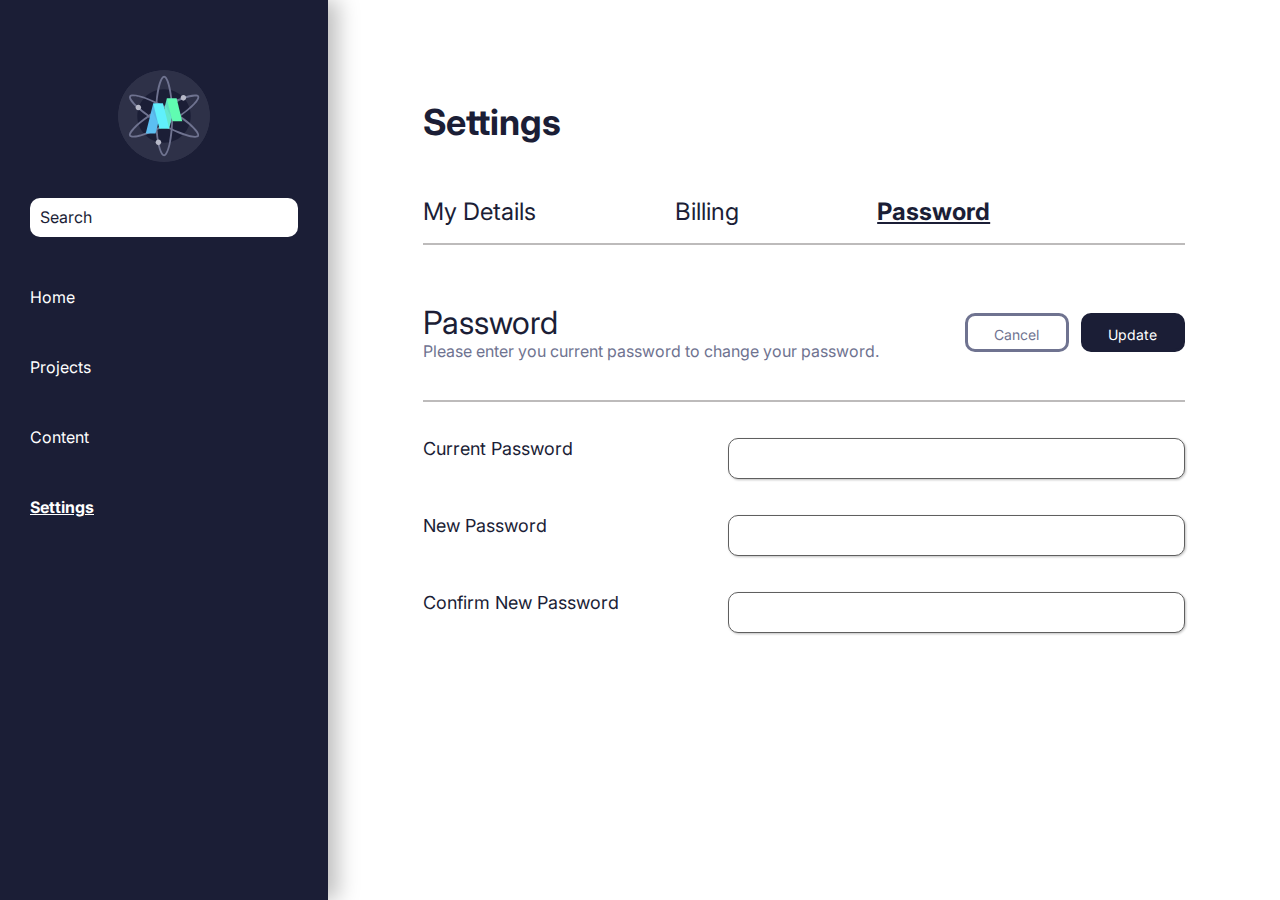
<file: password.html>
<!DOCTYPE html>
<html lang="en">
  <head>
    <meta charset="UTF-8" />
    <meta http-equiv="X-UA-Compatible" content="IE=edge" />
    <meta name="viewport" content="width=device-width, initial-scale=1.0" />
    <link rel="preconnect" href="https://fonts.googleapis.com" />
    <link rel="preconnect" href="https://fonts.gstatic.com" crossorigin />
    <link
      href="https://fonts.googleapis.com/css2?family=Inter:wght@400;700&display=swap"
      rel="stylesheet"
    />
    <link rel="stylesheet" href="styles.css" />
    <title>Daily-UI-007</title>
  </head>
  <body>
    <!-- mobile design -->
    <div class="container_mobile">
    <div class="nav_mobile">
      <div class="nav_top_mobile">
        <img src="./images/App Icon.svg" alt="" />
        <img src="./images/hamburger.svg" alt="" />
      </div>
      <h1 class="setting_h1_mobile">Settings</h1>
      <div class="menu_selector_mobile">
        <a href="./index.html"><p>My Details</p></a>
        <a href="./billing.html"><p>Billing</p></a>
        <p class="active">Password</p>
      </div>
    </div>
    <div class="content">
      <div class="section_header">
        <h1>Password</h1>
        <p>Please enter you current password to change your password.</p>
      </div>
      <hr class="divider" />
      <div class="form_mobile">
        <p>Current Password</p>
        <input type="text" name="password" class="input_mobile" />
        <p>New Password</p>
        <input type="text" name="password" class="input_mobile" />
        <p>Confirm new password</p>
        <input type="text" name="password" class="input_mobile" />
      </div>
      <button class="button_update_mobile">Update</button>
      <button class="button_cancel_mobile">Cancel</button>
    </div>
    </div>

    <!-- desktop design -->
    <div class="main_body">
      <div class="left_body">
        <img src="./images/App Icon.svg" class="icon_desktop" />
        <div></div>
        <input type="text" placeholder="Search" class="search" />
        <div class="nav_desktop">
          <p>Home</p>
          <p>Projects</p>
          <p>Content</p>
          <p class="active">Settings</p>
        </div>
      </div>
      <div class="right_body">
        <div class="content_desktop_centered">
          <h1 class="setting_h1_desktop">Settings</h1>
          <div class="menu_selector_desktop">
            <a href="./index.html"><p>My Details</p></a>
            <a href="./billing.html"><p>Billing</p></a>
            <p class="active">Password</p>
          </div>
          <hr class="divider" />
          <div class="header_section">
            <div class="left">
              <h1>Password</h1>
              <p>Please enter you current password to change your password.</p>
            </div>
            <div class="right">
              <button class="button_update_mobile">Update</button>
              <button class="button_cancel_mobile">Cancel</button>
            </div>
          </div>
          <hr class="divider" />
        <div class="inputs">
            <div class="inputs_left">
              <p>Current Password</p>
            </div>
            <div class="inputs_right">
                <input type="text" name="password" class="input_mobile" />
            </div>
        </div>
        <div class="inputs">
            <div class="inputs_left">
              <p>New Password</p>
            </div>
            <div class="inputs_right">
                <input type="text" name="password" class="input_mobile" />
            </div>
        </div>
        <div class="inputs">
            <div class="inputs_left">
              <p>Confirm New Password</p>
            </div>
            <div class="inputs_right">
                <input type="text" name="password" class="input_mobile" />
            </div>
        </div>
      </div>
    </div>
  </body>
</html>
</file>
<file: styles.css>
* {
  padding: 0;
  margin: 0;
  box-sizing: border-box;
  outline: 0;
  color: #1b1e36;
  font-family: "Inter", sans-serif;
}

.nav_mobile {
  background-color: #1b1e36;
  padding-top: 20px;
  padding-right: 30px;
  padding-left: 30px;
  padding-bottom: 40px;
  border-radius: 0px 0px 30px 30px;
}
#last_mobile {
  margin-top: 15px;
}
.nav_top_mobile {
  display: flex;
  justify-content: space-between;
  align-items: center;
  margin-bottom: 32px;
}
.setting_h1_mobile {
  margin-bottom: 34px;
  font-weight: 700;
  font-size: 24px;
  line-height: 29px;
  color: white;
}
.section_header h1 {
  margin-top: 30px;
  font-weight: 400;
  font-size: 18px;
  line-height: 22px;
}
.section_header p {
  font-weight: 400;
  font-size: 16px;
  line-height: 19px;
  margin-top: 5px;
  margin-bottom: 24px;
  color: #6f7390;
}
.content {
  padding-left: 30px;
  padding-right: 30px;
}

hr {
  border: 1px solid #bdbbbb;
}
.menu_selector_mobile {
  margin-left: auto;
  margin-right: auto;
  font-weight: 400;
  font-size: 14px;
  line-height: 17px;
  display: flex;
  justify-content: space-between;
  max-width: 450px;
}
.active {
  font-weight: 700;
  text-decoration: underline;
}
.menu_selector_mobile p {
  color: white;
}
.email {
  margin-bottom: 24px;
}
input::placeholder {
  color: #bdbbbb;
}

.input_mobile {
  margin-top: 15px;
  width: 100%;
  border-radius: 10px;
  border: 1px solid #5f5f5f;
  font-weight: 400;
  font-size: 16px;
  line-height: 19px;
  padding: 10px;
  filter: drop-shadow(1.5px 1.5px 1px rgba(0, 0, 0, 0.25));
}

#timezone-offset {
  background-color: white;
  font-size: 12px;
}
.form_mobile p {
  font-weight: 400;
  font-size: 16px;
  line-height: 19px;
  margin-top: 24px;
}
.button_update_mobile {
  background: #1b1e36;
  border-radius: 10px;
  width: 100%;
  color: #ffffff;
  font-weight: 400;
  font-size: 14px;
  line-height: 17px;
  padding: 10px;
  border: 3px solid #1b1e36;
  margin-top: 48px;
}

.button_cancel_mobile {
  width: 100%;
  background: #ffffff;
  border: 3px solid #6f7390;
  border-radius: 10px;
  padding: 10px;
  color: #6f7390;
  font-weight: 400;
  font-size: 14px;
  line-height: 17px;
  margin-top: 24px;
  margin-bottom: 82px;
}
.divider {
  width: 100%;
}
.two_inputs {
  margin-bottom: 24px;
  display: flex;
}
.left_two_inputs,
.right_two_inputs {
  margin-right: 10px;
  width: 100%;
}
.main_body {
  display: none;
}

a:link,
a:visited {
  text-decoration: none;
}
@media only screen and (min-width: 992px) {
  .container_mobile {
    display: none;
  }
  #timezone-offset {
    font-size: 16px;
  }
  .main_body {
    display: flex;
    width: 100vw;
  }
  .left_body {
    background-color: #1b1e36;
    display: block;
    padding-left: 30px;
    padding-top: 70px;
    padding-right: 30px;
    max-width: 371px;
    box-shadow: 10px 0px 20px rgba(0, 0, 0, 0.25);
  }
  .left_body img {
    width: 92px;
    height: 92px;
    margin-left: auto;
    margin-right: auto;
    display: block;
  }

  .right_body {
    width: 100%;
    padding-bottom: 100px;
    min-height: 100vh;
  }
  .search::placeholder {
    color: #1b1e36;
  }
  .search {
    margin-top: 36px;
    background-color: white;
    font-weight: 400;
    font-size: 16px;
    line-height: 19px;
    color: #1b1e36;
    border-radius: 10px;
    border: none;
    padding: 10px;
  }
  .input_mobile {
    margin-top: 0px;
  }
  .nav_desktop p {
    color: white;
    margin-top: 50px;
  }
  .menu_selector_desktop {
    max-width: 567px;
    margin-top: 53px;
    margin-bottom: 17px;
    font-weight: 400;
    font-size: 24px;
    line-height: 29px;
  }
  .menu_selector_desktop,
  .header_section {
    display: flex;
    justify-content: space-between;
  }

  .content_desktop_centered {
    margin-left: 10%;
    margin-right: 10%;
  }
  .header_section {
    margin-top: 58px;
    margin-bottom: 39px;
  }
  .header_section .right {
    display: flex;
    flex-direction: row-reverse;
  }
  .right {
    align-items: center;
  }
  .button_update_mobile,
  .button_cancel_mobile {
    height: 39px;
    width: 104px;
    margin-top: 0px;
    margin-bottom: 0px;
  }
  .button_cancel_mobile {
    margin-right: 12px;
  }

  .setting_h1_desktop {
    font-weight: 700;
    font-size: 36px;
    line-height: 44px;
    margin-top: 100px;
  }
  .left h1 {
    font-weight: 400;
    font-size: 32px;
    line-height: 39px;
  }

  .left p {
    font-weight: 400;
    font-size: 16px;
    line-height: 19px;
    color: #6f7390;
  }
  .inputs {
    display: flex;
    justify-content: space-between;
    margin-top: 36px;
    margin-bottom: 36px;
  }
  .inputs_left {
    width: 100%;
    flex-basis: 40%;
  }
  .inputs_left p {
    font-weight: 400;
    font-size: 18px;
    line-height: 22px;
    color: #1b1e36;
  }
  .inputs_right {
    width: 100%;
    flex-basis: 60%;
  }
  .header_inputs {
    margin-top: 36px;
    font-weight: 400;
    font-size: 24px;
    line-height: 29px;
    color: #1b1e36;
  }
}
</file>
